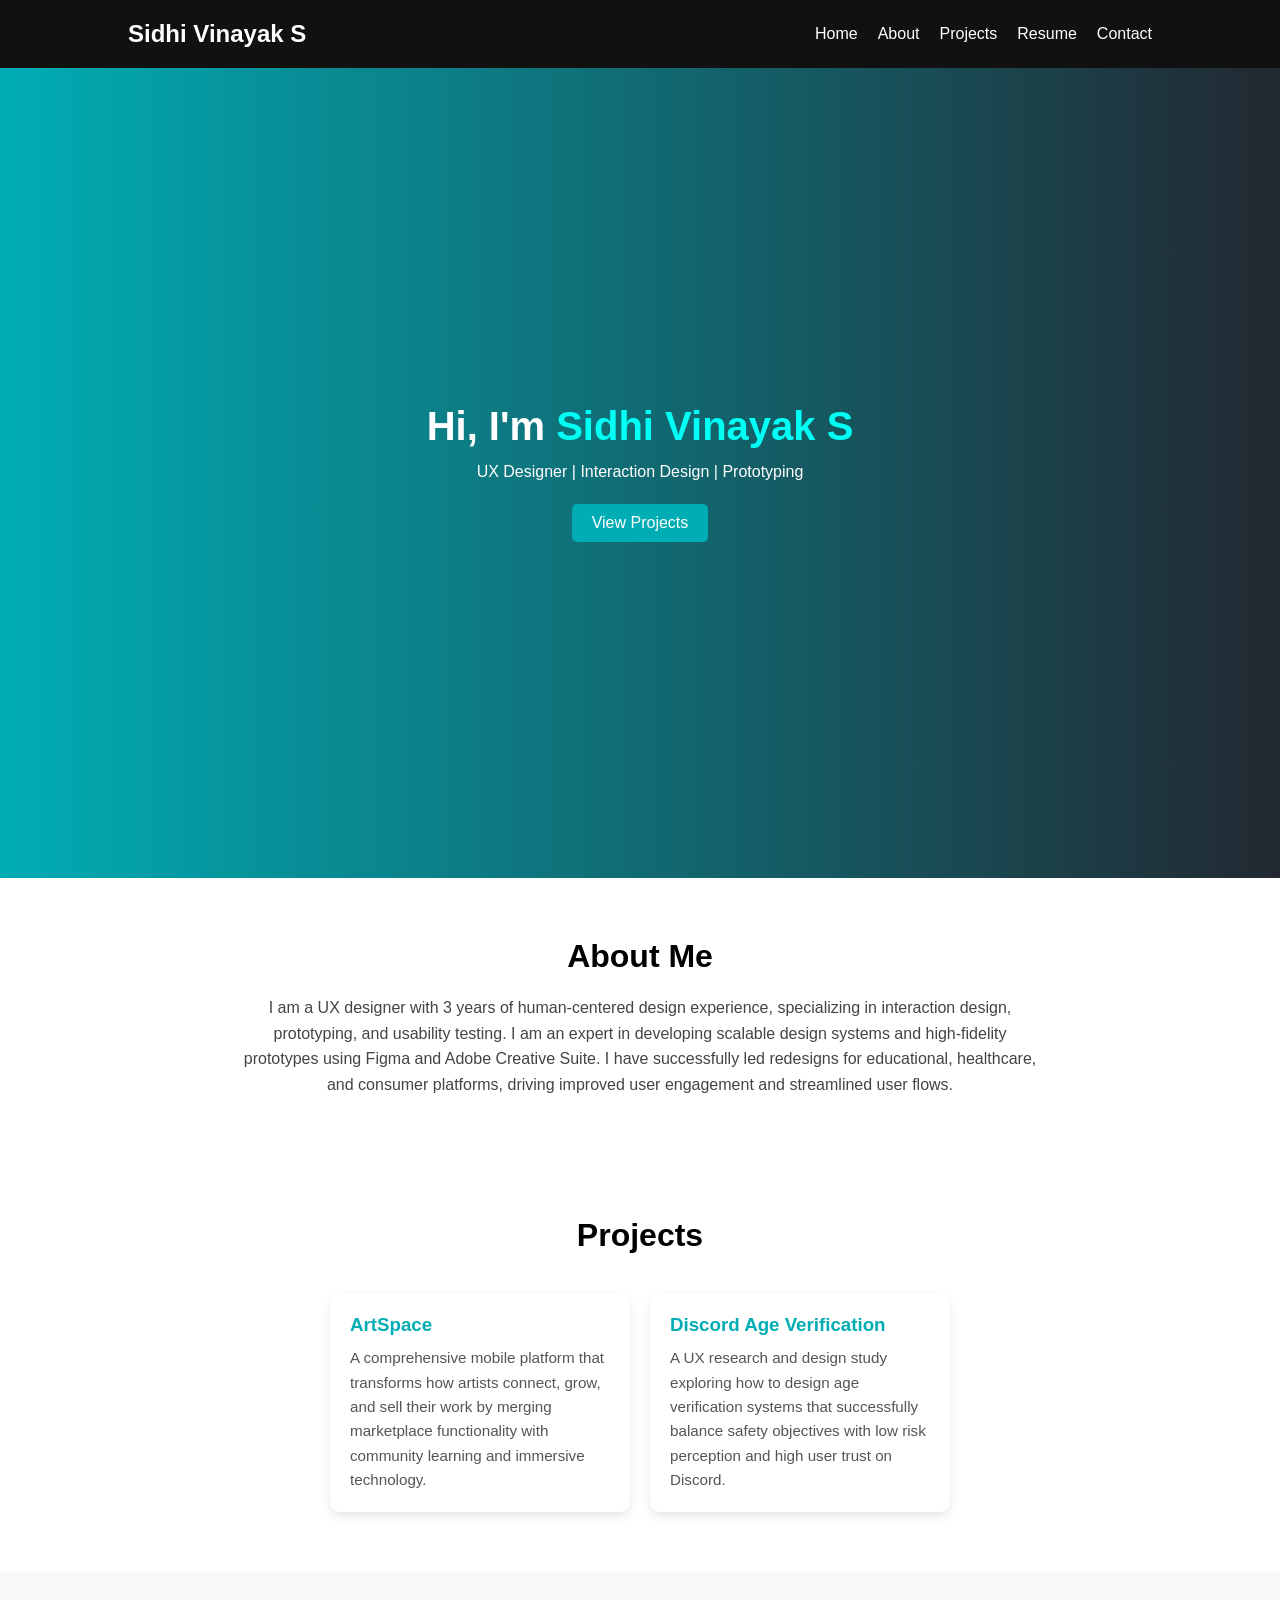
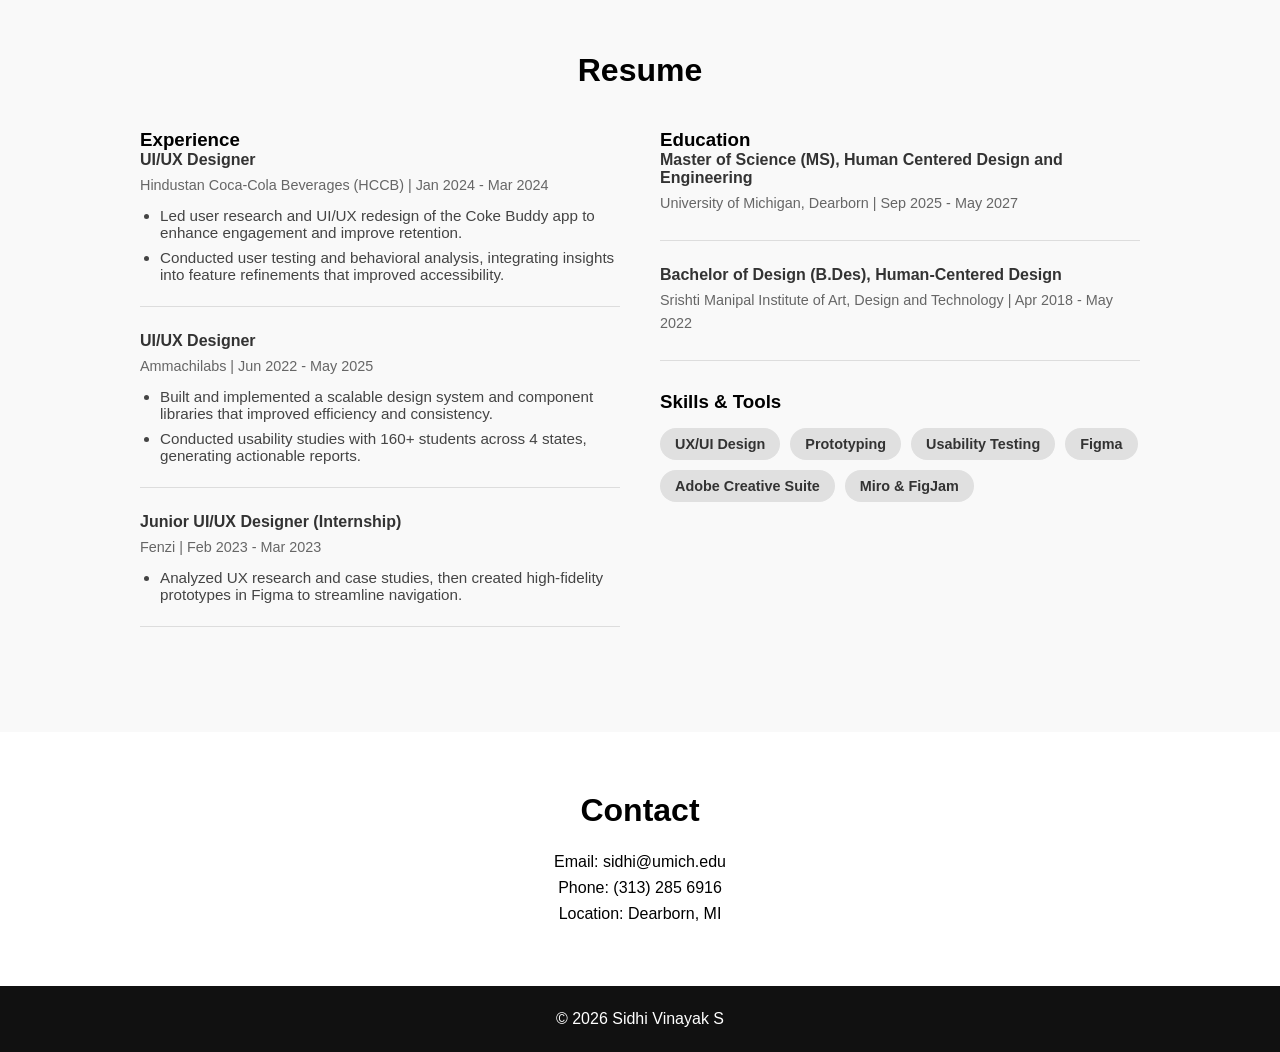
<file: index.html>
<!DOCTYPE html>
<html lang="en">
<head>
  <meta charset="UTF-8">
  <meta name="viewport" content="width=device-width, initial-scale=1.0">
  <title>Sidhi Vinayak S | Portfolio</title>
  <link rel="stylesheet" href="style.css">
</head>
<body>

  <nav>
    <h2 class="logo">Sidhi Vinayak S</h2>
    <ul>
      <li><a href="index.html#home">Home</a></li>
      <li><a href="index.html#about">About</a></li>
      <li><a href="index.html#projects">Projects</a></li>
      <li><a href="index.html#resume">Resume</a></li>
      <li><a href="index.html#contact">Contact</a></li>
    </ul>
  </nav>

  <section id="home" class="hero">
    <h1>Hi, I'm <span>Sidhi Vinayak S</span> </h1>
    <p>UX Designer | Interaction Design | Prototyping</p>
    <a href="#projects" class="btn">View Projects</a>
  </section>

  <section id="about" class="section">
    <h2>About Me</h2>
    <p>
      I am a UX designer with 3 years of human-centered design experience, specializing in interaction design, prototyping, and usability testing. I am an expert in developing scalable design systems and high-fidelity prototypes using Figma and Adobe Creative Suite. I have successfully led redesigns for educational, healthcare, and consumer platforms, driving improved user engagement and streamlined user flows.
    </p>
  </section>

  <section id="projects" class="section">
    <h2>Projects</h2>

    <div class="projects-container">
      <a href="artspace.html" style="text-decoration: none; color: inherit;">
        <div class="card">
          <h3>ArtSpace</h3>
          <p>A comprehensive mobile platform that transforms how artists connect, grow, and sell their work by merging marketplace functionality with community learning and immersive technology. </p>
        </div>
      </a>

      <a href="age-verification.html" style="text-decoration: none; color: inherit;">
        <div class="card">
          <h3>Discord Age Verification</h3>
          <p>A UX research and design study exploring how to design age verification systems that successfully balance safety objectives with low risk perception and high user trust on Discord. </p>
        </div>
      </a>
    </div>
  </section>

  <section id="resume" class="section resume-section">
    <h2>Resume</h2>
    
    <div class="resume-container">
      <div class="resume-column">
        <h3>Experience</h3>
        
        <div class="resume-item">
          <h4>UI/UX Designer </h4>
          <p class="date">Hindustan Coca-Cola Beverages (HCCB) | Jan 2024 - Mar 2024 </p>
          <ul>
            <li>Led user research and UI/UX redesign of the Coke Buddy app to enhance engagement and improve retention.</li>
            <li>Conducted user testing and behavioral analysis, integrating insights into feature refinements that improved accessibility.</li>
          </ul>
        </div>
        
        <div class="resume-item">
          <h4>UI/UX Designer </h4>
          <p class="date">Ammachilabs | Jun 2022 - May 2025 </p>
          <ul>
            <li>Built and implemented a scalable design system and component libraries that improved efficiency and consistency.</li>
            <li>Conducted usability studies with 160+ students across 4 states, generating actionable reports.</li>
          </ul>
        </div>
        
        <div class="resume-item">
          <h4>Junior UI/UX Designer (Internship) </h4>
          <p class="date">Fenzi | Feb 2023 - Mar 2023 </p>
          <ul>
            <li>Analyzed UX research and case studies, then created high-fidelity prototypes in Figma to streamline navigation.</li>
          </ul>
        </div>
      </div>

      <div class="resume-column">
        <h3>Education</h3>
        <div class="resume-item">
          <h4>Master of Science (MS), Human Centered Design and Engineering </h4>
          <p class="date">University of Michigan, Dearborn | Sep 2025 - May 2027 </p>
        </div>
        
        <div class="resume-item">
          <h4>Bachelor of Design (B.Des), Human-Centered Design </h4>
          <p class="date">Srishti Manipal Institute of Art, Design and Technology | Apr 2018 - May 2022 </p>
        </div>

        <h3 class="skills-heading">Skills & Tools</h3>
        <div class="skills-list">
          <span>UX/UI Design </span>
          <span>Prototyping </span>
          <span>Usability Testing </span>
          <span>Figma </span>
          <span>Adobe Creative Suite </span>
          <span>Miro & FigJam </span>
        </div>
      </div>
    </div>
  </section>

  <section id="contact" class="section">
    <h2>Contact</h2>
    <p>Email: sidhi@umich.edu </p>
    <p>Phone: (313) 285 6916 </p>
    <p>Location: Dearborn, MI </p>
  </section>

  <footer>
    <p>©️ 2026 Sidhi Vinayak S</p>
  </footer>

  <script src="script.js"></script>
</body>
</html>
</file>
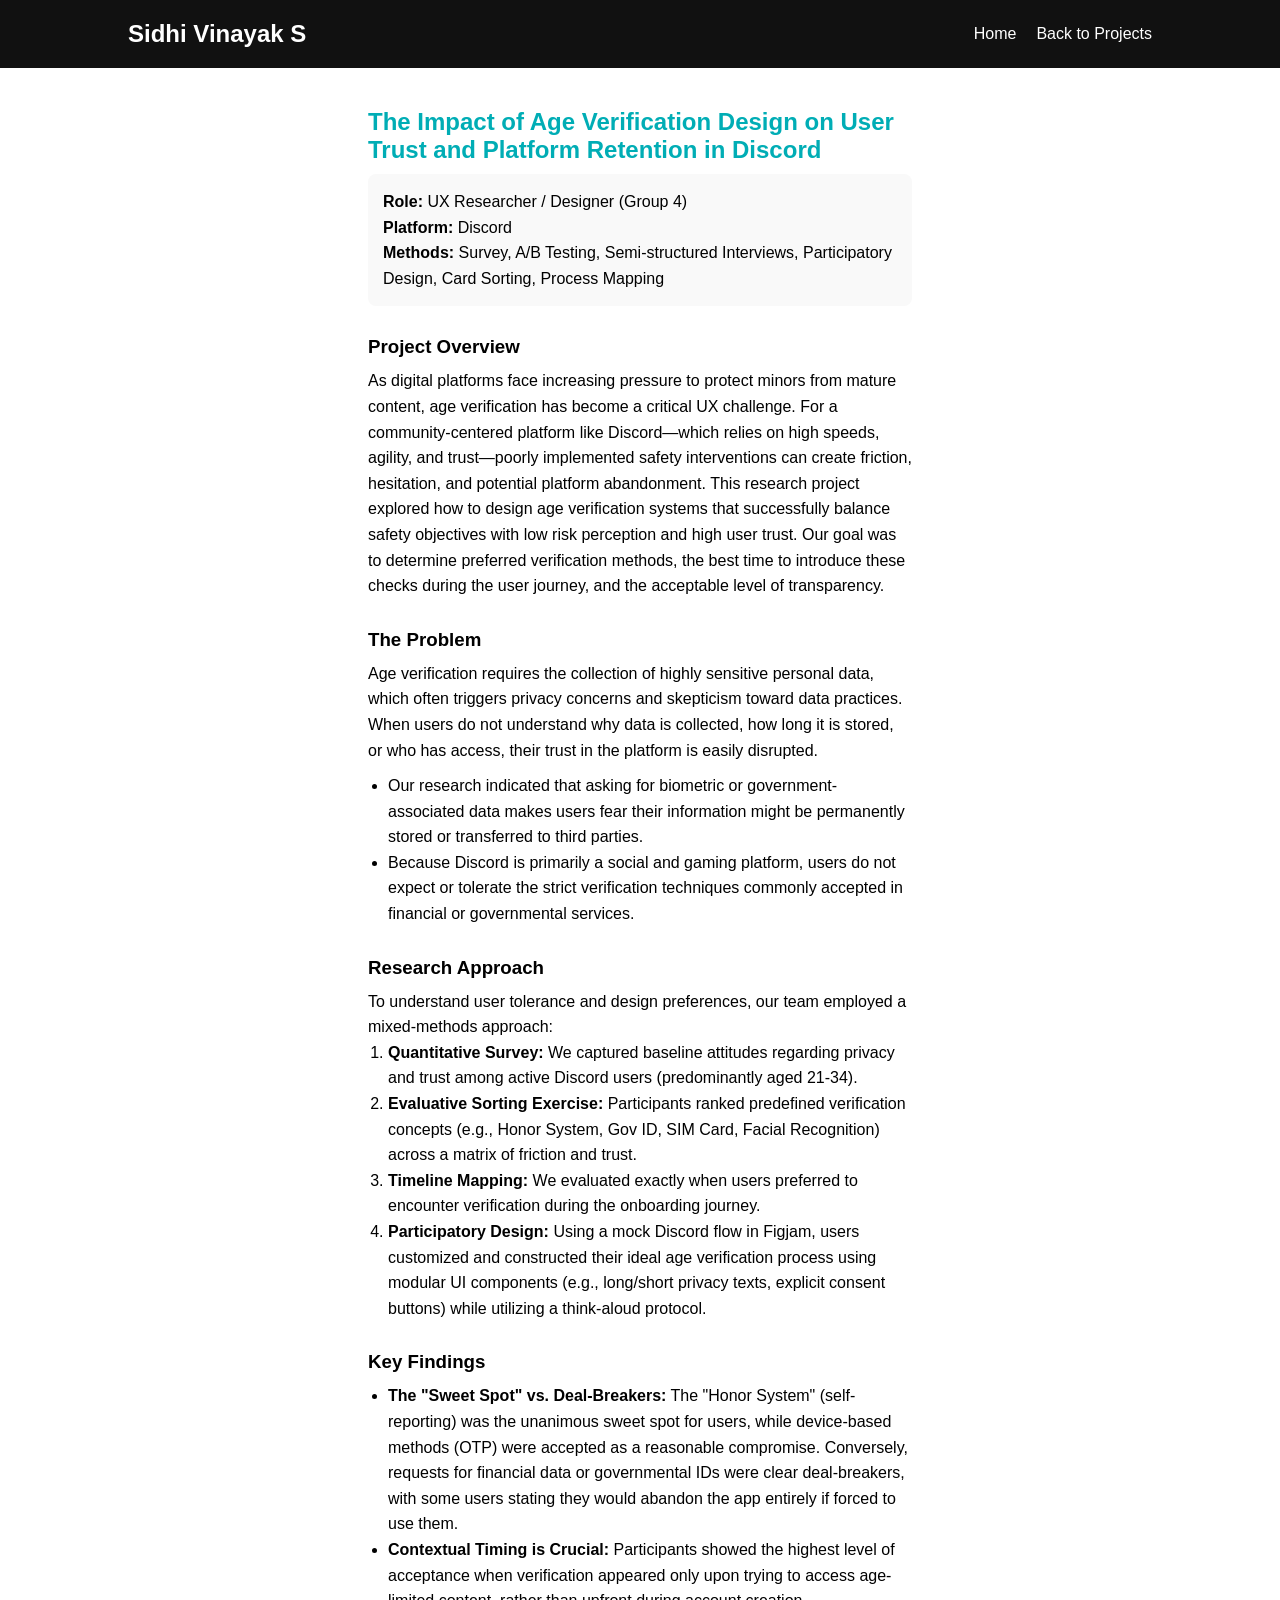
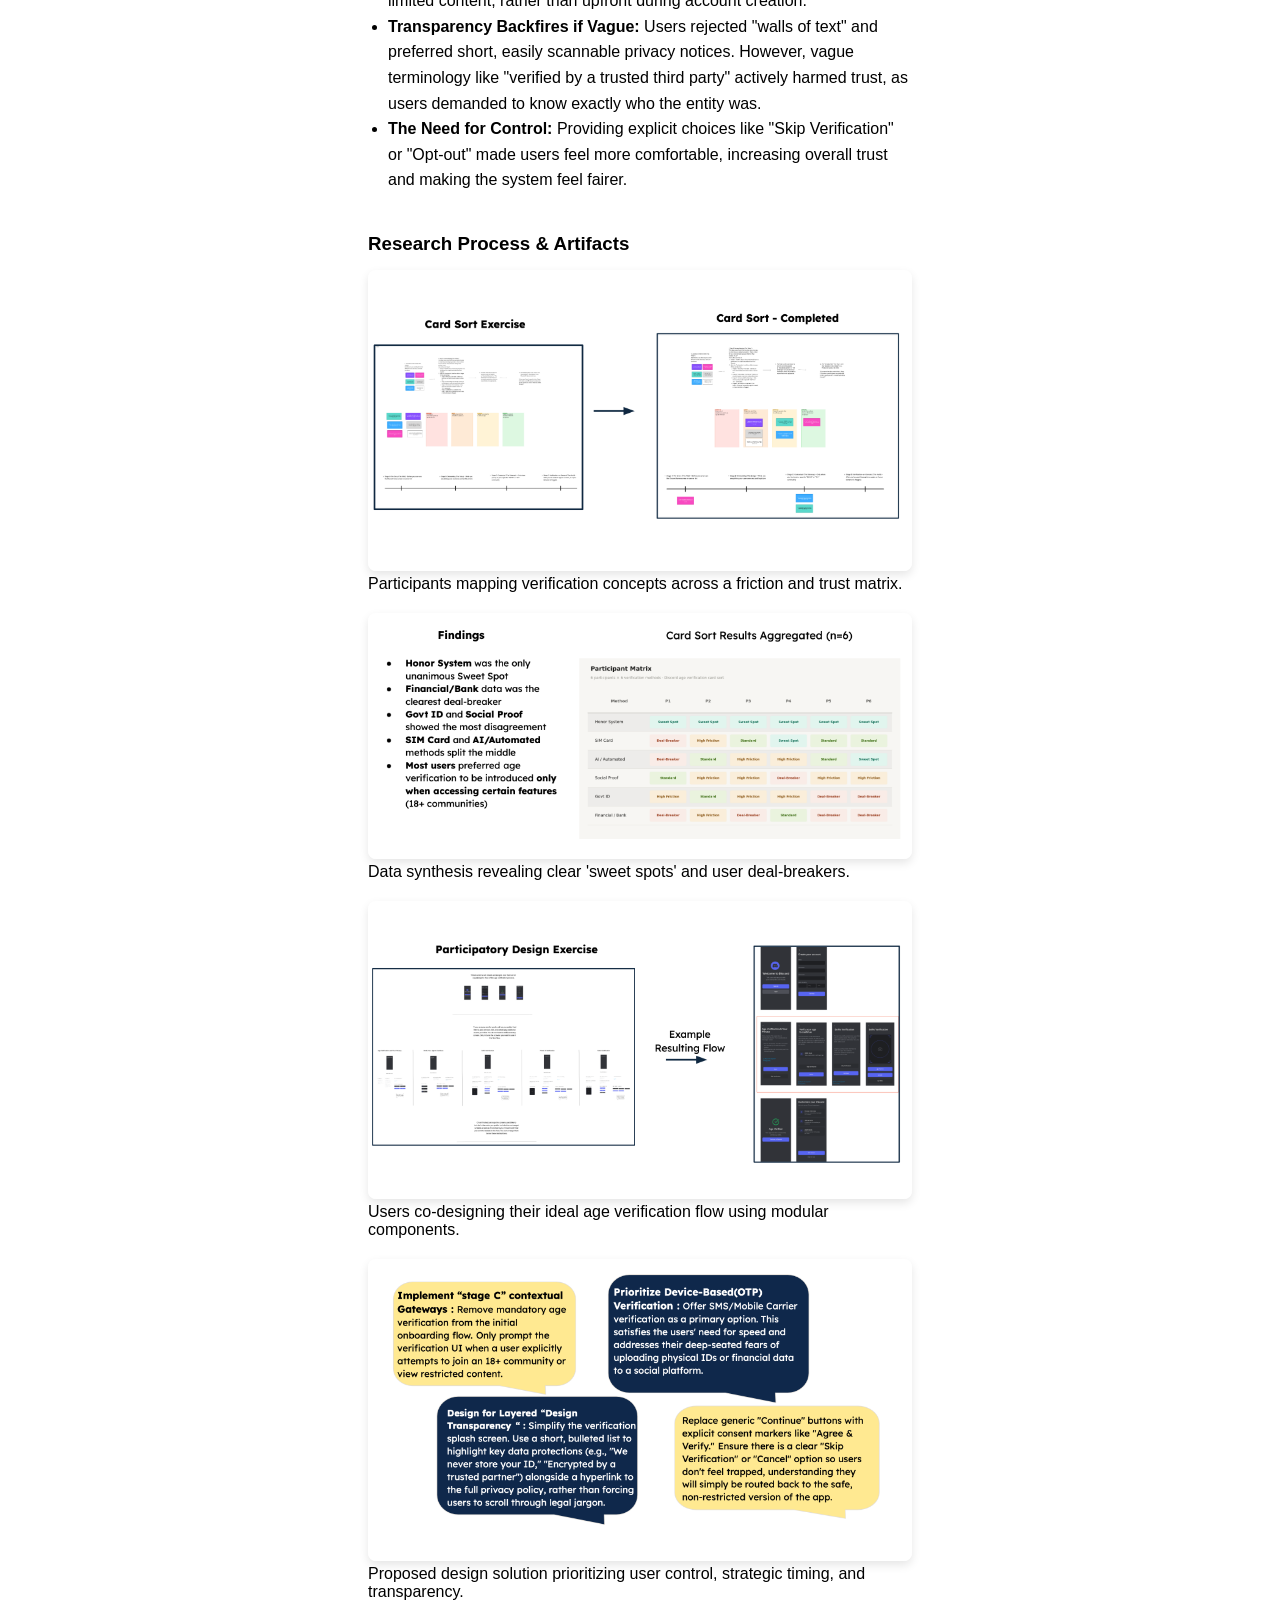
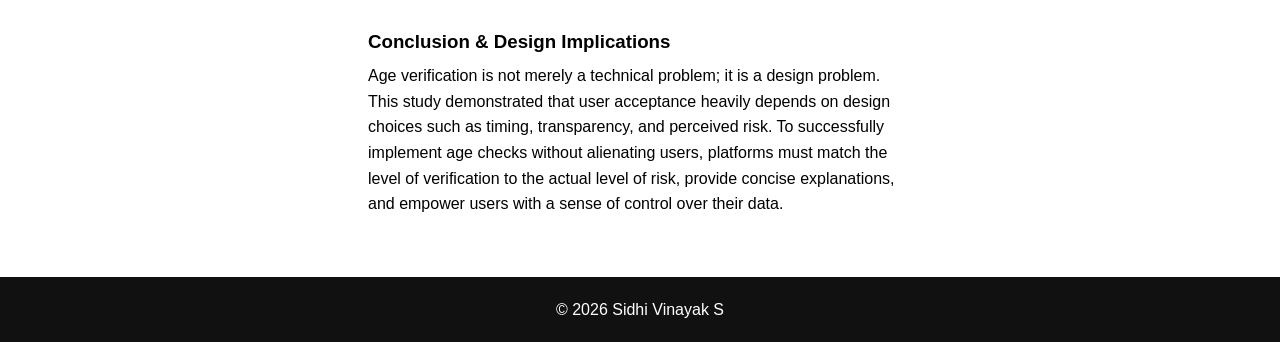
<file: age-verification.html>
<!DOCTYPE html>
<html lang="en">
<head>
  <meta charset="UTF-8">
  <meta name="viewport" content="width=device-width, initial-scale=1.0">
  <title>Discord Age Verification | Sidhi Vinayak S</title>
  <link rel="stylesheet" href="style.css">
</head>
<body>

  <nav>
    <h2 class="logo">Sidhi Vinayak S</h2>
    <ul>
      <li><a href="index.html#home">Home</a></li>
      <li><a href="index.html#projects">Back to Projects</a></li>
    </ul>
  </nav>

  <section class="section" style="text-align: left; max-width: 800px; margin: 0 auto; padding-top: 40px;">
    <h1 style="color: #00adb5; margin-bottom: 10px;">The Impact of Age Verification Design on User Trust and Platform Retention in Discord</h1>
    
    <div style="background-color: #f9f9f9; padding: 15px; border-radius: 8px; margin-bottom: 20px;">
      <p><strong>Role:</strong> UX Researcher / Designer (Group 4)</p>
      <p><strong>Platform:</strong> Discord</p>
      <p><strong>Methods:</strong> Survey, A/B Testing, Semi-structured Interviews, Participatory Design, Card Sorting, Process Mapping</p>
    </div>

    <h3 style="margin-top: 30px; margin-bottom: 10px;">Project Overview</h3>
    <p>As digital platforms face increasing pressure to protect minors from mature content, age verification has become a critical UX challenge. For a community-centered platform like Discord—which relies on high speeds, agility, and trust—poorly implemented safety interventions can create friction, hesitation, and potential platform abandonment. This research project explored how to design age verification systems that successfully balance safety objectives with low risk perception and high user trust. Our goal was to determine preferred verification methods, the best time to introduce these checks during the user journey, and the acceptable level of transparency.</p>

    <h3 style="margin-top: 30px; margin-bottom: 10px;">The Problem</h3>
    <p>Age verification requires the collection of highly sensitive personal data, which often triggers privacy concerns and skepticism toward data practices. When users do not understand why data is collected, how long it is stored, or who has access, their trust in the platform is easily disrupted.</p>
    <ul style="margin-left: 20px; line-height: 1.6; margin-top: 10px;">
      <li>Our research indicated that asking for biometric or government-associated data makes users fear their information might be permanently stored or transferred to third parties.</li>
      <li>Because Discord is primarily a social and gaming platform, users do not expect or tolerate the strict verification techniques commonly accepted in financial or governmental services.</li>
    </ul>

    <h3 style="margin-top: 30px; margin-bottom: 10px;">Research Approach</h3>
    <p>To understand user tolerance and design preferences, our team employed a mixed-methods approach:</p>
    <ol style="margin-left: 20px; line-height: 1.6;">
      <li><strong>Quantitative Survey:</strong> We captured baseline attitudes regarding privacy and trust among active Discord users (predominantly aged 21-34).</li>
      <li><strong>Evaluative Sorting Exercise:</strong> Participants ranked predefined verification concepts (e.g., Honor System, Gov ID, SIM Card, Facial Recognition) across a matrix of friction and trust.</li>
      <li><strong>Timeline Mapping:</strong> We evaluated exactly when users preferred to encounter verification during the onboarding journey.</li>
      <li><strong>Participatory Design:</strong> Using a mock Discord flow in Figjam, users customized and constructed their ideal age verification process using modular UI components (e.g., long/short privacy texts, explicit consent buttons) while utilizing a think-aloud protocol.</li>
    </ol>

    <h3 style="margin-top: 30px; margin-bottom: 10px;">Key Findings</h3>
    <ul style="margin-left: 20px; line-height: 1.6;">
      <li><strong>The "Sweet Spot" vs. Deal-Breakers:</strong> The "Honor System" (self-reporting) was the unanimous sweet spot for users, while device-based methods (OTP) were accepted as a reasonable compromise. Conversely, requests for financial data or governmental IDs were clear deal-breakers, with some users stating they would abandon the app entirely if forced to use them.</li>
      <li><strong>Contextual Timing is Crucial:</strong> Participants showed the highest level of acceptance when verification appeared only upon trying to access age-limited content, rather than upfront during account creation.</li>
      <li><strong>Transparency Backfires if Vague:</strong> Users rejected "walls of text" and preferred short, easily scannable privacy notices. However, vague terminology like "verified by a trusted third party" actively harmed trust, as users demanded to know exactly who the entity was.</li>
      <li><strong>The Need for Control:</strong> Providing explicit choices like "Skip Verification" or "Opt-out" made users feel more comfortable, increasing overall trust and making the system feel fairer.</li>
    </ul>

    <h3 style="margin-top: 40px; margin-bottom: 15px;">Research Process & Artifacts</h3>
    <div class="project-gallery">
      
      <figure class="gallery-item">
        <img src="cardsort.png" alt="Card Sorting Exercise">
        <figcaption>Participants mapping verification concepts across a friction and trust matrix.</figcaption>
      </figure>

      <figure class="gallery-item">
        <img src="cardsortdata.png" alt="Card Sort Analysis">
        <figcaption>Data synthesis revealing clear 'sweet spots' and user deal-breakers.</figcaption>
      </figure>

      <figure class="gallery-item">
        <img src="participatorydesign.png" alt="Participatory Design">
        <figcaption>Users co-designing their ideal age verification flow using modular components.</figcaption>
      </figure>

      <figure class="gallery-item">
        <img src="recomendations.png" alt="Final Recommendations">
        <figcaption>Proposed design solution prioritizing user control, strategic timing, and transparency.</figcaption>
      </figure>

    </div>

    <h3 style="margin-top: 30px; margin-bottom: 10px;">Conclusion & Design Implications</h3>
    <p>Age verification is not merely a technical problem; it is a design problem. This study demonstrated that user acceptance heavily depends on design choices such as timing, transparency, and perceived risk. To successfully implement age checks without alienating users, platforms must match the level of verification to the actual level of risk, provide concise explanations, and empower users with a sense of control over their data.</p>
  </section>

  <footer>
    <p>©️ 2026 Sidhi Vinayak S</p>
  </footer>

</body>
</html>
</file>
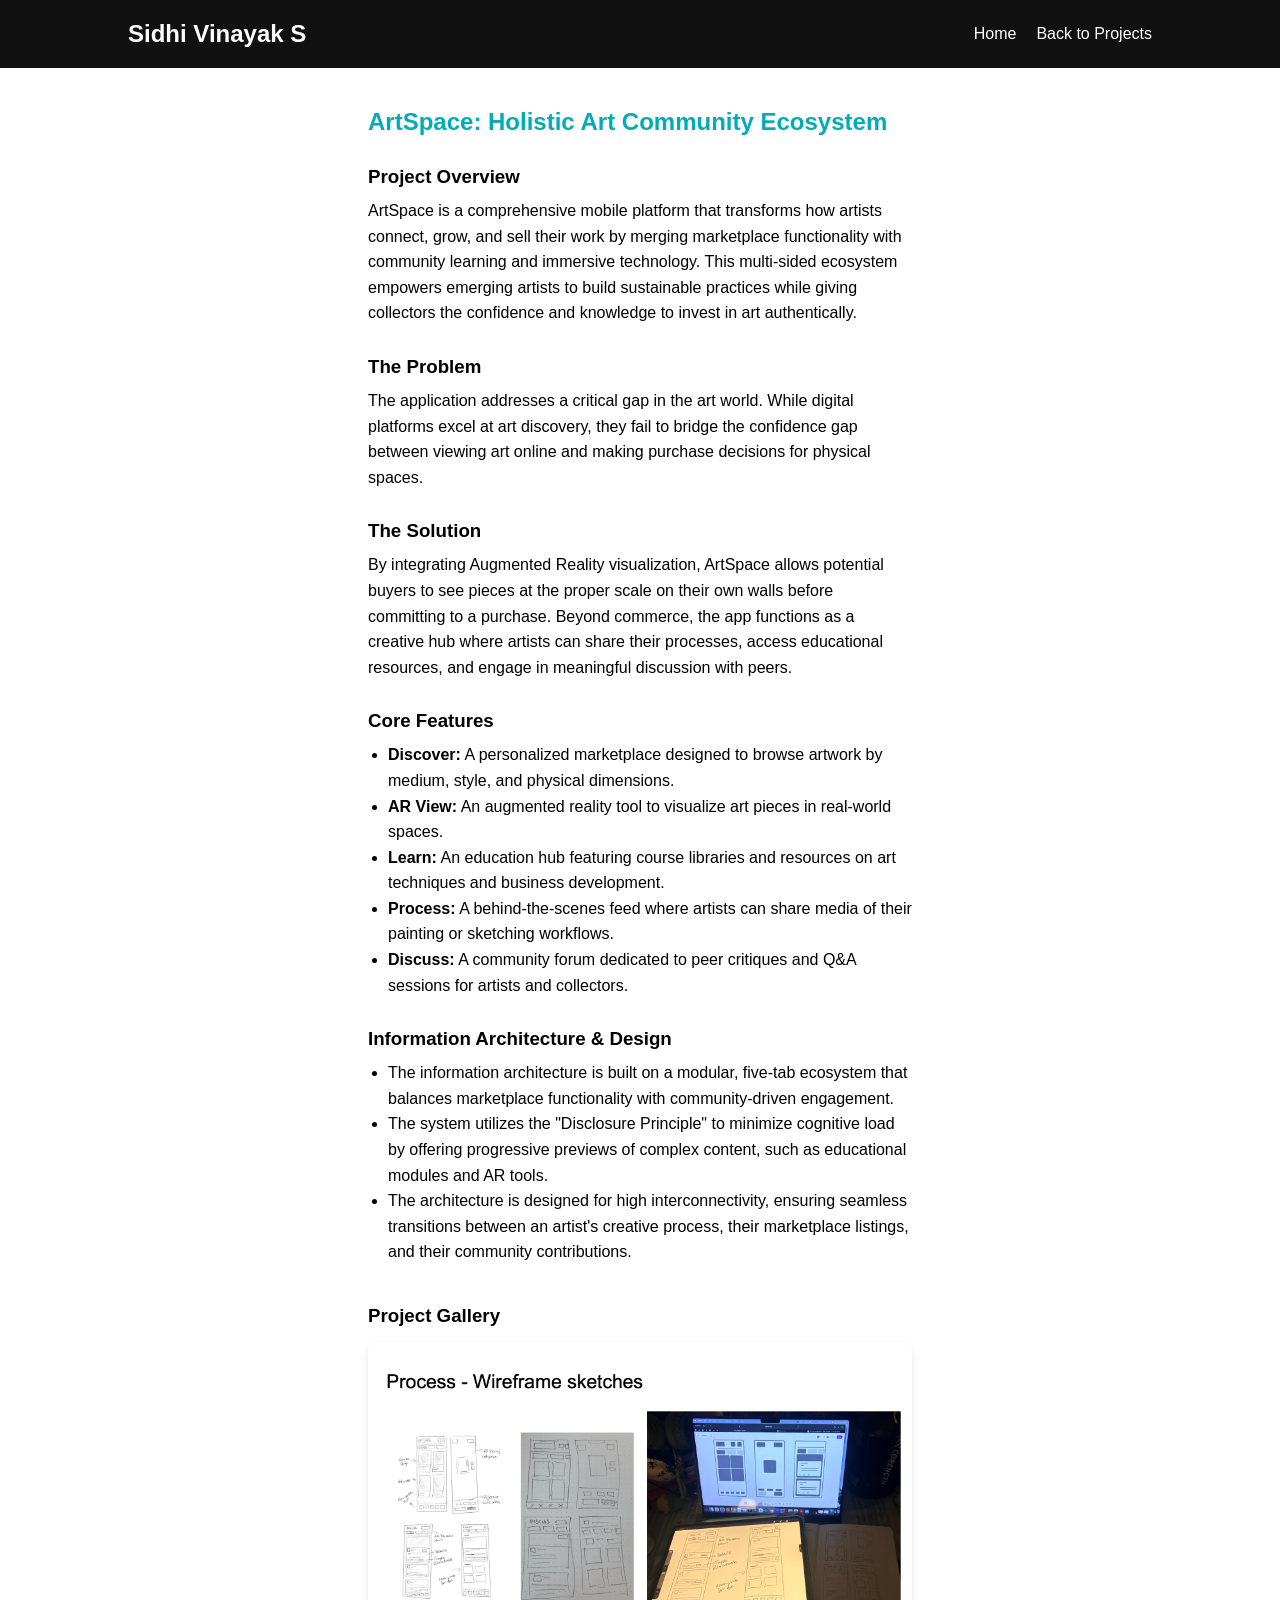
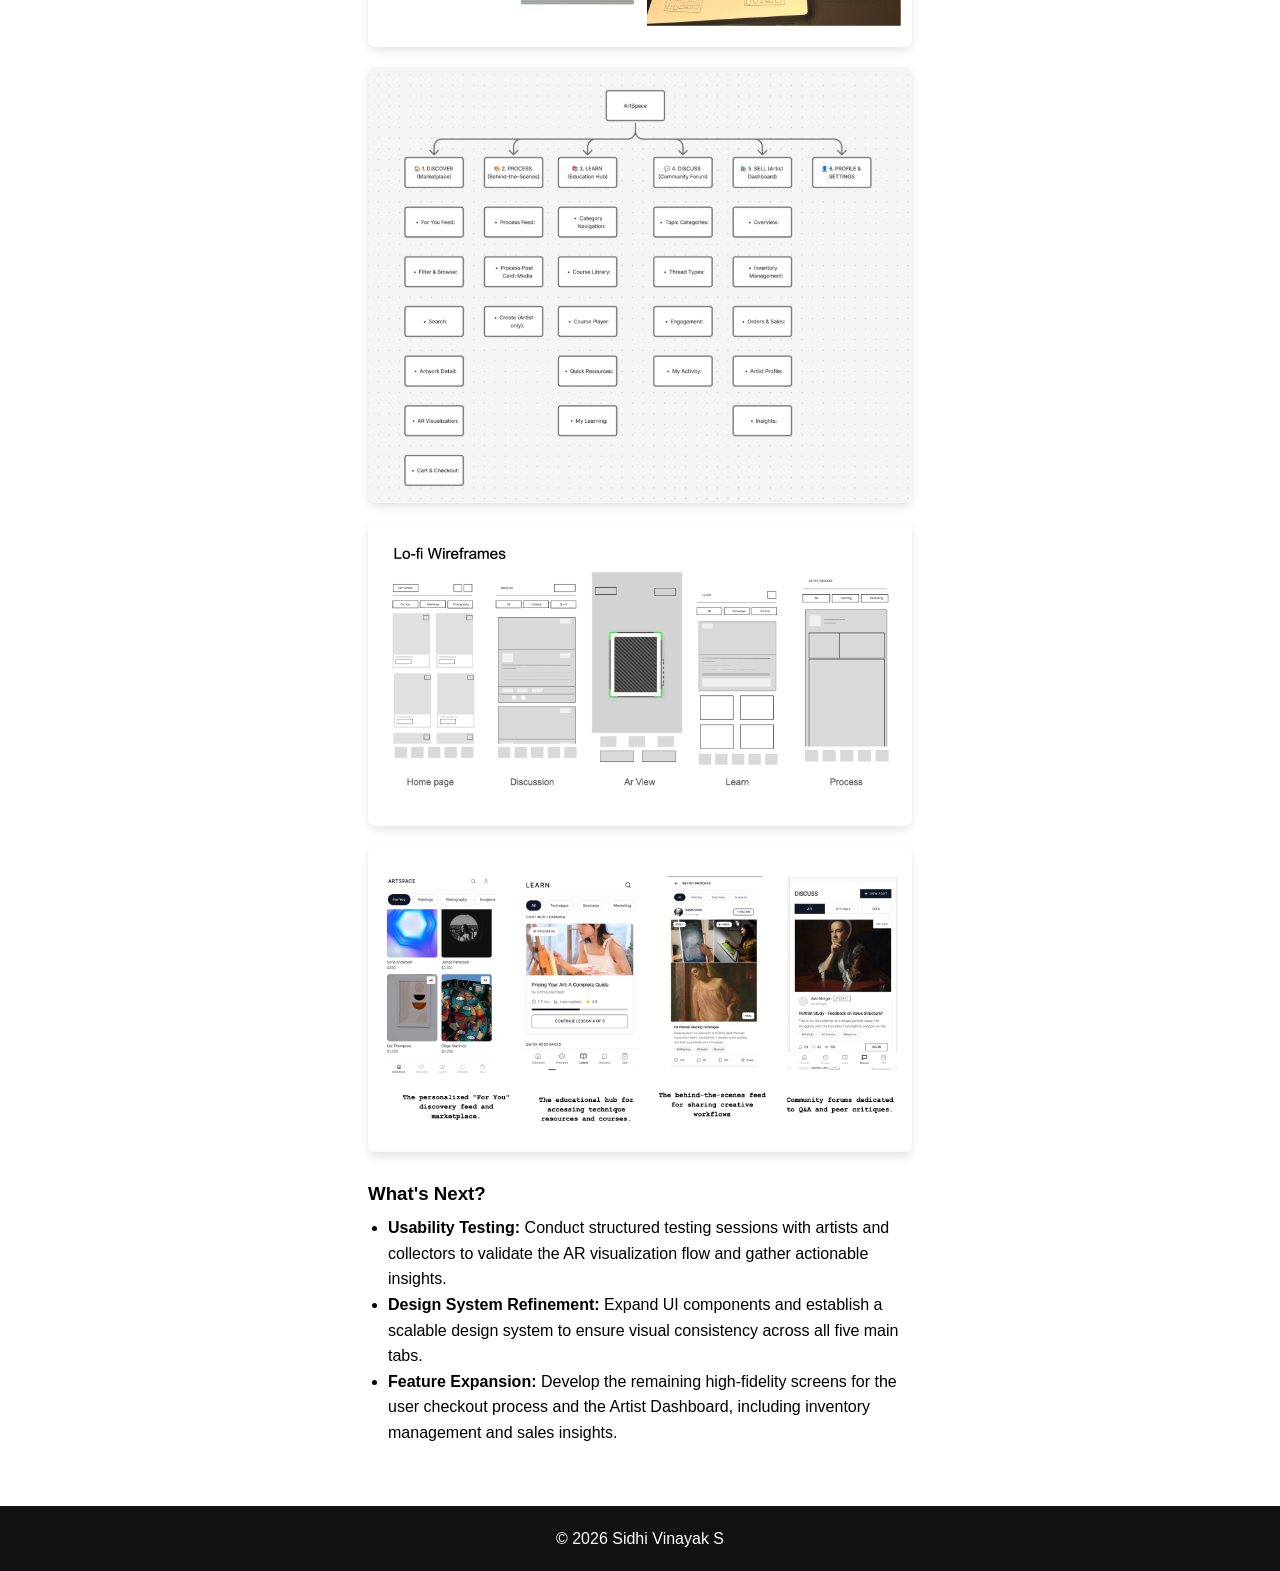
<file: artspace.html>
<!DOCTYPE html>
<html lang="en">
<head>
  <meta charset="UTF-8">
  <meta name="viewport" content="width=device-width, initial-scale=1.0">
  <title>ArtSpace Project | Sidhi Vinayak S</title>
  <link rel="stylesheet" href="style.css">
</head>
<body>

  <nav>
    <h2 class="logo">Sidhi Vinayak S</h2>
    <ul>
      <li><a href="index.html#home">Home</a></li>
      <li><a href="index.html#projects">Back to Projects</a></li>
    </ul>
  </nav>

  <section class="section" style="text-align: left; max-width: 800px; margin: 0 auto; padding-top: 40px;">
    <h1 style="color: #00adb5; margin-bottom: 20px;">ArtSpace: Holistic Art Community Ecosystem</h1>
    
    <h3 style="margin-top: 30px; margin-bottom: 10px;">Project Overview</h3>
    <p>ArtSpace is a comprehensive mobile platform that transforms how artists connect, grow, and sell their work by merging marketplace functionality with community learning and immersive technology. This multi-sided ecosystem empowers emerging artists to build sustainable practices while giving collectors the confidence and knowledge to invest in art authentically.</p>

    <h3 style="margin-top: 30px; margin-bottom: 10px;">The Problem</h3>
    <p>The application addresses a critical gap in the art world. While digital platforms excel at art discovery, they fail to bridge the confidence gap between viewing art online and making purchase decisions for physical spaces.</p>

    <h3 style="margin-top: 30px; margin-bottom: 10px;">The Solution</h3>
    <p>By integrating Augmented Reality visualization, ArtSpace allows potential buyers to see pieces at the proper scale on their own walls before committing to a purchase. Beyond commerce, the app functions as a creative hub where artists can share their processes, access educational resources, and engage in meaningful discussion with peers.</p>

    <h3 style="margin-top: 30px; margin-bottom: 10px;">Core Features</h3>
    <ul style="margin-left: 20px; line-height: 1.6;">
      <li><strong>Discover:</strong> A personalized marketplace designed to browse artwork by medium, style, and physical dimensions.</li>
      <li><strong>AR View:</strong> An augmented reality tool to visualize art pieces in real-world spaces.</li>
      <li><strong>Learn:</strong> An education hub featuring course libraries and resources on art techniques and business development.</li>
      <li><strong>Process:</strong> A behind-the-scenes feed where artists can share media of their painting or sketching workflows.</li>
      <li><strong>Discuss:</strong> A community forum dedicated to peer critiques and Q&A sessions for artists and collectors.</li>
    </ul>

    <h3 style="margin-top: 30px; margin-bottom: 10px;">Information Architecture & Design</h3>
    <ul style="margin-left: 20px; line-height: 1.6;">
      <li>The information architecture is built on a modular, five-tab ecosystem that balances marketplace functionality with community-driven engagement.</li>
      <li>The system utilizes the "Disclosure Principle" to minimize cognitive load by offering progressive previews of complex content, such as educational modules and AR tools.</li>
      <li>The architecture is designed for high interconnectivity, ensuring seamless transitions between an artist's creative process, their marketplace listings, and their community contributions.</li>
    </ul>

    <h3 style="margin-top: 40px; margin-bottom: 15px;">Project Gallery</h3>
    <div class="project-gallery">
      <img src="artspace1.png" alt="ArtSpace UI Design 1">
      <img src="artspace2.png" alt="ArtSpace UI Design 2">
      <img src="artspace3.png" alt="ArtSpace UI Design 3">
      <img src="artspace4.png" alt="ArtSpace UI Design 4">
    </div>

    <h3 style="margin-top: 30px; margin-bottom: 10px;">What's Next?</h3>
    <ul style="margin-left: 20px; line-height: 1.6;">
      <li><strong>Usability Testing:</strong> Conduct structured testing sessions with artists and collectors to validate the AR visualization flow and gather actionable insights.</li>
      <li><strong>Design System Refinement:</strong> Expand UI components and establish a scalable design system to ensure visual consistency across all five main tabs.</li>
      <li><strong>Feature Expansion:</strong> Develop the remaining high-fidelity screens for the user checkout process and the Artist Dashboard, including inventory management and sales insights.</li>
    </ul>
  </section>

  <footer>
    <p>©️ 2026 Sidhi Vinayak S</p>
  </footer>

</body>
</html>
</file>
<file: style.css>
/* Reset */
* {
  margin: 0;
  padding: 0;
  box-sizing: border-box;
  font-family: 'Segoe UI', sans-serif;
}

/* Global Typography */
p {
  line-height: 1.6; /* Improves readability for longer text */
}

/* Smooth scroll */
html {
  scroll-behavior: smooth;
}

/* Navbar */
nav {
  display: flex;
  justify-content: space-between;
  align-items: center;
  padding: 20px 10%;
  background: #111;
  color: white;
  position: sticky;
  top: 0;
  z-index: 1000;
}

nav ul {
  display: flex;
  list-style: none;
}

nav ul li {
  margin-left: 20px;
}

nav a {
  color: white;
  text-decoration: none;
  transition: color 0.3s ease;
}

nav a:hover {
  color: #00adb5;
}

/* Hero */
.hero {
  height: 90vh;
  display: flex;
  flex-direction: column;
  justify-content: center;
  align-items: center;
  background: linear-gradient(to right, #00adb5, #222831);
  color: white;
  text-align: center;
  padding: 0 20px;
}

.hero h1 {
  font-size: 2.5rem;
  margin-bottom: 10px;
}

.hero span {
  color: #00fff5;
}

.btn {
  margin-top: 20px;
  display: inline-block;
  padding: 10px 20px;
  background: #00adb5;
  color: white;
  text-decoration: none;
  border-radius: 5px;
  transition: background 0.3s ease;
}

.btn:hover {
  background: #007b80;
}

/* Sections (General) */
.section {
  padding: 60px 10%;
  text-align: center;
}

.section h2 {
  margin-bottom: 20px;
  font-size: 2rem;
}

/* About Section */
#about p {
  max-width: 800px; /* Keeps the longer bio readable on wide screens */
  margin: 0 auto;
  color: #444;
}

/* Projects */
.projects-container {
  display: flex;
  gap: 20px;
  margin-top: 40px;
  flex-wrap: wrap;
  justify-content: center;
}

.card {
  background: white;
  padding: 20px;
  width: 300px; 
  border-radius: 10px;
  box-shadow: 0 4px 10px rgba(0,0,0,0.1);
  transition: transform 0.3s ease;
  text-align: left; 
}

.card h3 {
  margin-bottom: 10px;
  color: #00adb5;
}

.card p {
  font-size: 0.95em;
  color: #555;
}

.card:hover {
  transform: translateY(-10px);
}

/* ------------------------- */
/* Resume Section            */
/* ------------------------- */
.resume-section {
  padding: 80px 10%;
  min-height: 80vh;
  background-color: #f9f9f9;
}

.resume-container {
  display: grid;
  grid-template-columns: 1fr;
  gap: 40px;
  max-width: 1000px;
  margin: 40px auto 0;
  text-align: left;
}

@media (min-width: 768px) {
  .resume-container {
    grid-template-columns: 1fr 1fr; 
  }
}

.resume-item {
  margin-bottom: 25px;
  padding-bottom: 15px;
  border-bottom: 1px solid #ddd;
}

.resume-item h4 {
  margin: 0 0 5px 0;
  color: #333;
}

.resume-item .date {
  font-size: 0.9em;
  color: #666;
  margin-bottom: 10px;
  font-weight: 500;
}

.resume-item ul {
  margin-left: 20px;
  margin-top: 10px;
}

.resume-item li {
  margin-bottom: 8px;
  font-size: 0.95em;
  color: #444;
}

.skills-heading {
  margin-top: 30px;
  margin-bottom: 15px;
}

.skills-list {
  display: flex;
  flex-wrap: wrap;
  gap: 10px;
}

.skills-list span {
  background-color: #e0e0e0;
  color: #333;
  padding: 8px 15px;
  border-radius: 20px;
  font-size: 0.9em;
  font-weight: bold;
}

.resume-download {
  text-align: center;
  margin-top: 50px;
}

/* Footer */
footer {
  background: #111;
  color: white;
  text-align: center;
  padding: 20px 10%;
}

/* ------------------------- */
/* Scroll Animation Classes  */
/* ------------------------- */

.hidden {
  opacity: 0;
  transform: translateY(30px);
  transition: all 0.6s ease-out;
}

.show {
  opacity: 1;
  transform: translateY(0);
}

.card.show:hover {
  transform: translateY(-10px);
}

/* ------------------------- */
/* Mobile Responsiveness     */
/* ------------------------- */
@media (max-width: 768px) {
  nav {
    flex-direction: column;
    padding: 15px 5%;
    gap: 15px;
  }
  
  nav ul {
    flex-wrap: wrap;
    justify-content: center;
    gap: 10px;
  }

  nav ul li {
    margin-left: 0;
    margin: 5px 10px;
  }

  .hero h1 {
    font-size: 2rem;
  }

  .card {
    width: 100%; /* Allows cards to fill screen width on small phones */
    max-width: 350px;
  }
  
  .section {
    padding: 60px 5%; /* Slightly reduces padding on smaller screens */
  }
}
/* ------------------------- */
/* Project Gallery Styles    */
/* ------------------------- */
.project-gallery {
  display: grid;
  grid-template-columns: repeat(1, 1fr); /* Creates a 2x2 grid */
  gap: 20px;
  margin-bottom: 30px;
}

.project-gallery img {
  width: 100%;
  height: auto;
  border-radius: 8px; /* Softens the edges of your images */
  box-shadow: 0 4px 10px rgba(0,0,0,0.1); /* Adds a subtle depth shadow */
  transition: transform 0.3s ease;
}

.project-gallery img:hover {
  transform: scale(1.02); /* Slight zoom effect when hovering over the images */
}

/* Make it a single column on mobile */
@media (max-width: 768px) {
  .project-gallery {
    grid-template-columns: 1fr; 
  }
}
</file>
